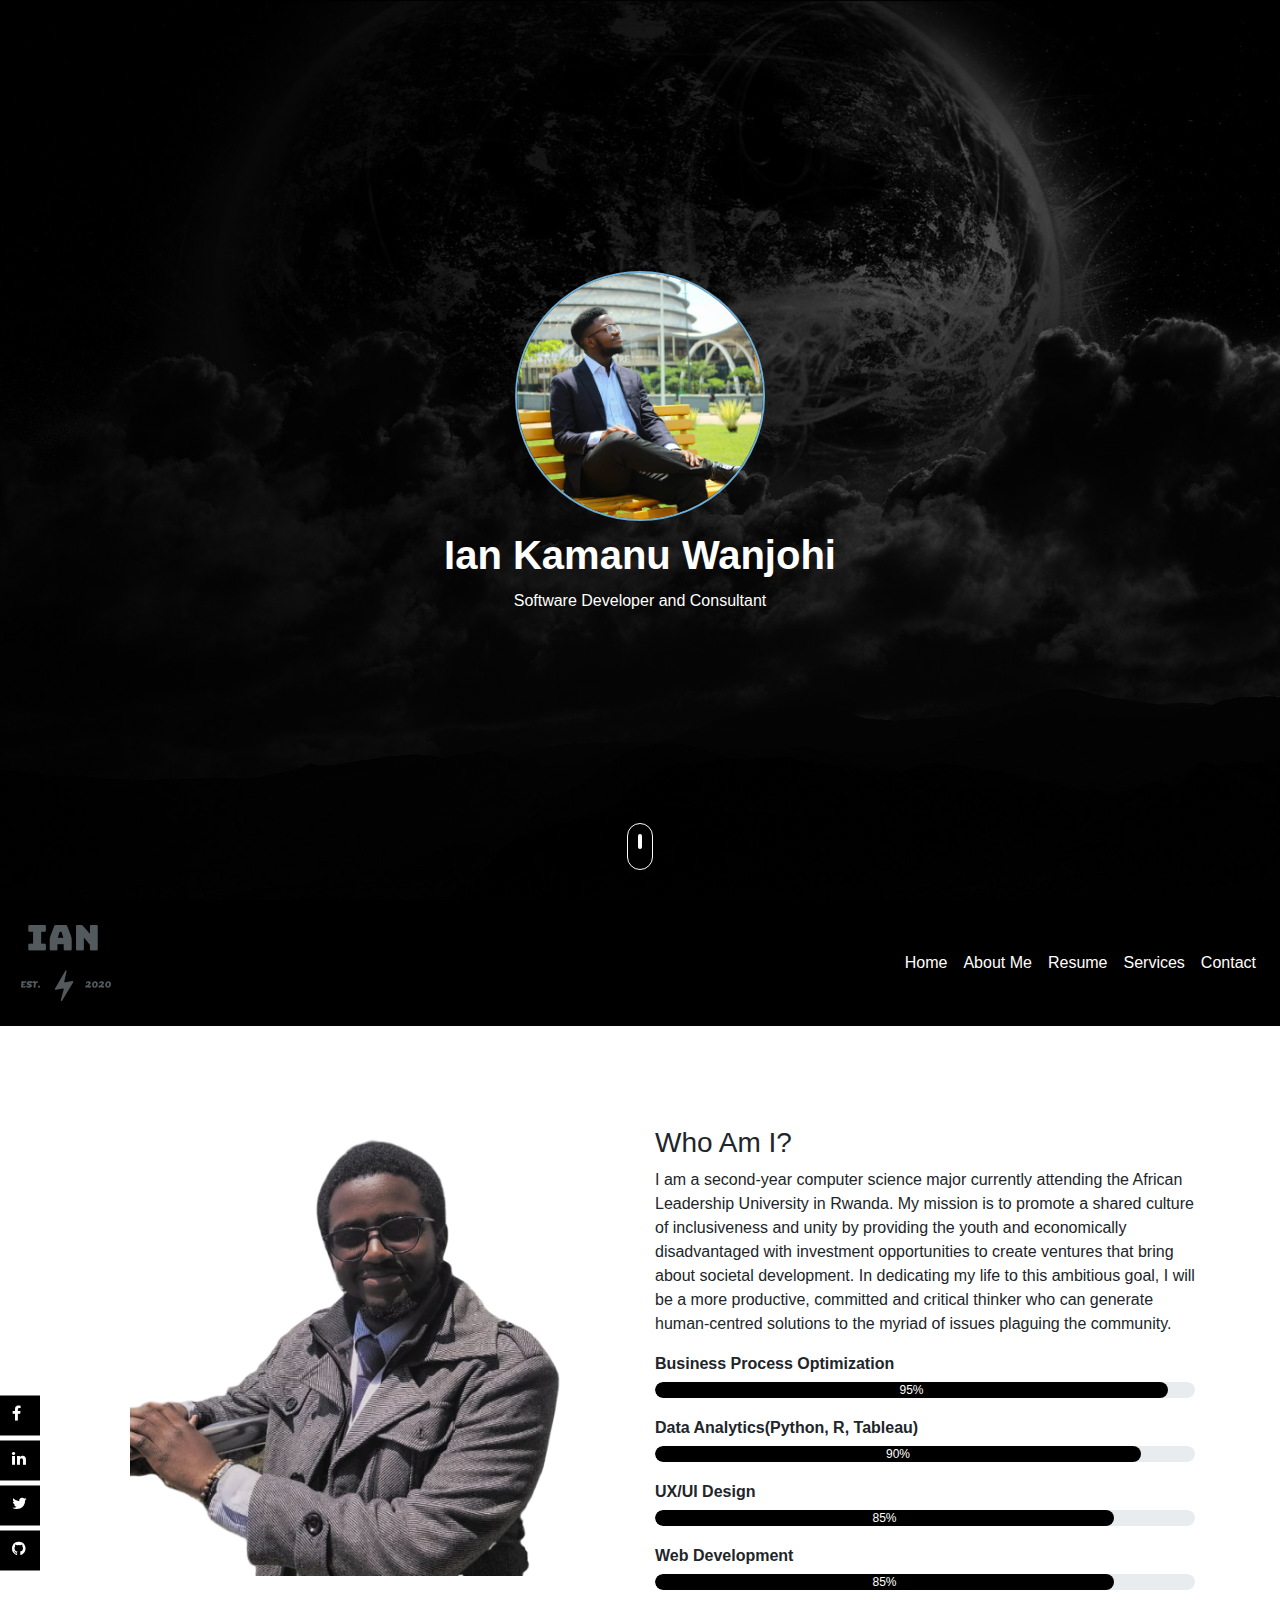
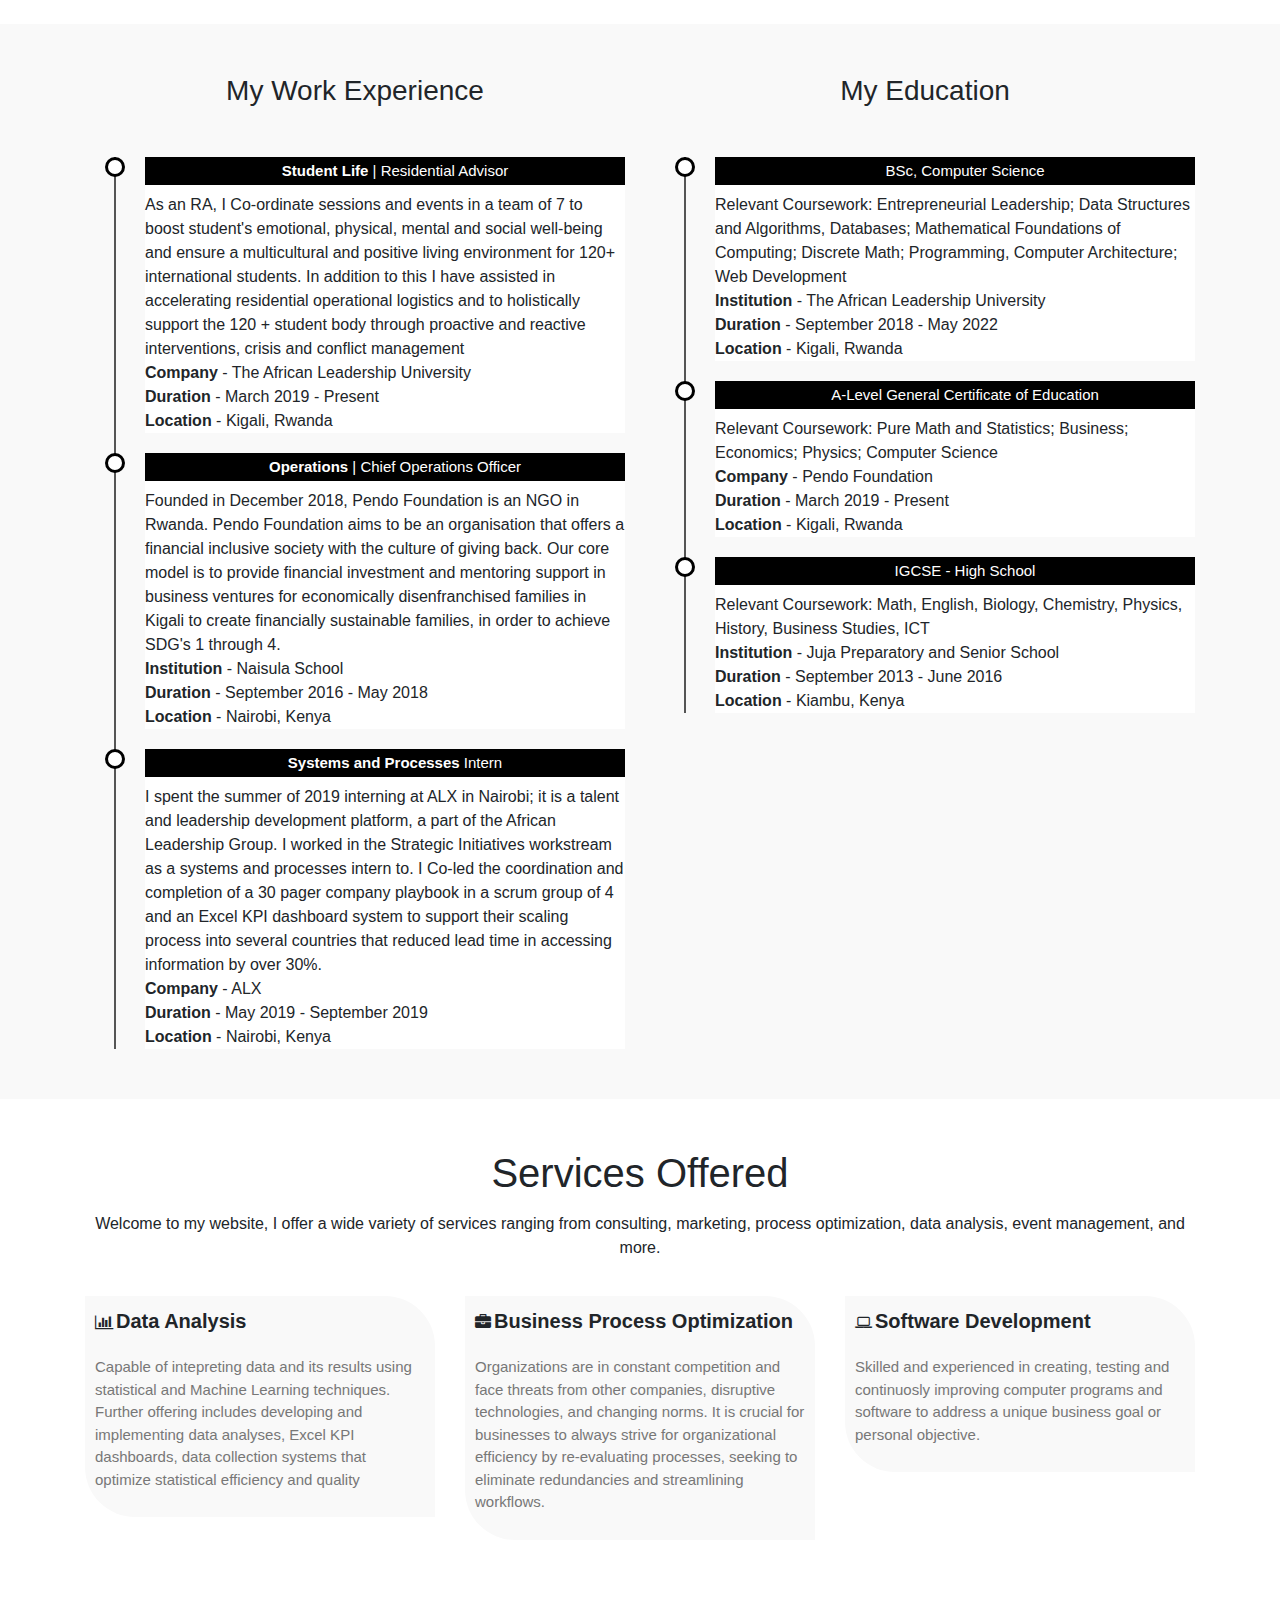
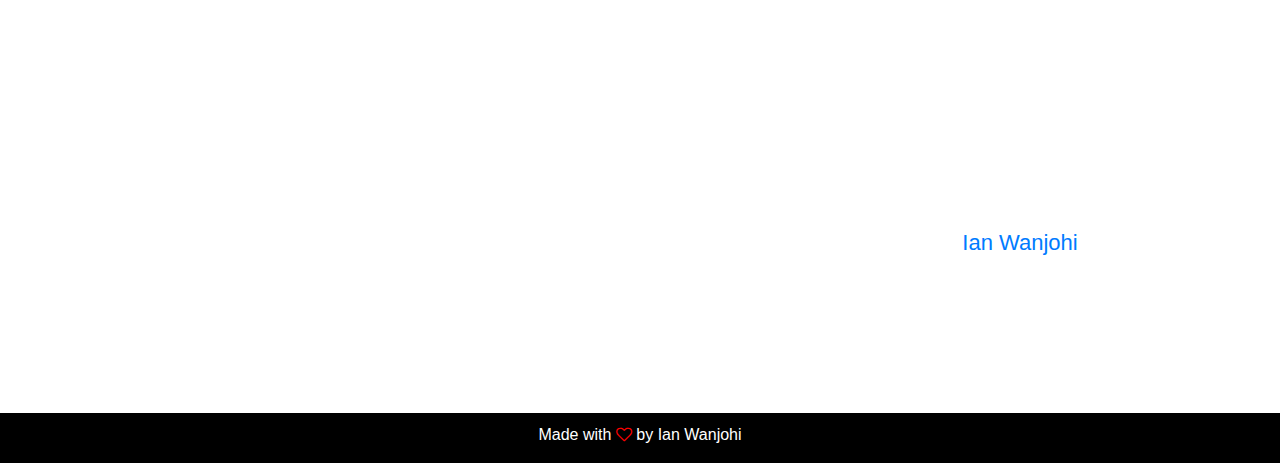
<file: Ian's BC Portfolio Website/index.html>
<html>
<head>
    
<title>Ian's Resume</title>
<link rel="stylesheet" href="style.css">
<!--Bootstrap-->
<link rel = "stylesheet" href ="https://stackpath.bootstrapcdn.com/bootstrap/4.4.1/css/bootstrap.min.css">
<link rel = "stylesheet" href = "https://stackpath.bootstrapcdn.com/font-awesome/4.7.0/css/font-awesome.min.css">

<!--JQuery-->
<script src="https://code.jquery.com/jquery-3.4.1.slim.min.js"> </script>
<script src="https://cdn.jsdelivr.net/npm/popper.js@1.16.0/dist/umd/popper.min.js"></script>
<script src="https://stackpath.bootstrapcdn.com/bootstrap/4.4.1/js/bootstrap.min.js"></script>   
    
    
<link rel = "stylesheet"
 href = "https://stackpath.bootstrapcdn.com/font-awesome/4.7.0/css/font-awesome.min.css">
      
    </head>
<body>
<!--Header Section-->
<section id = "header">
<div class="containter text-center">
<div class="user-box">
    
<img src = "img/b24.jpg" style="height: 250px"> 
<h1>Ian Kamanu Wanjohi</h1>
<p>Software Developer and Consultant</p>
    

</div>    
    

</div>    
    
 <div class = "scroll-btn">
    <div class = "scroll-bar"><a href = "#about"><span></span></a></div>
    
    
    </div>   
    
</section>    
    
<!--User Info Section  -->
<section id = "user-info">
<div class="nav-bar">    
<nav class="navbar navbar-expand-lg">
  <a class="navbar-brand" href="#"><img src = "img/ians-logo.png"></a>
  <button class="navbar-toggler" type="button" data-toggle="collapse" data-target="#navbarNav" aria-controls="navbarNav" aria-expanded="false" aria-label="Toggle navigation">
   <i class="fa fa-bars"></i> 
  </button>
  <div class="collapse navbar-collapse" id="navbarNav">
    <ul class="navbar-nav ml-auto">
      <li class="nav-item">
          <a class="nav-link" href="#top">Home</a>
      </li>
      <li class="nav-item">
        <a class="nav-link" href="#about">About Me</a>
      </li>
      <li class="nav-item">
        <a class="nav-link" href="#resume">Resume</a>
      </li>
      <li class="nav-item">
        <a class="nav-link" href="#services">Services</a>
      </li>
        <li class="nav-item">
        <a class="nav-link" href="#contact">Contact </a>
      </li>
    </ul>
  </div>
</nav>
    </div>
    
<!-- About-->
 <div class="about container" id = "about">
    <div class="row">
     <div class="col-md-6 text-center">
        <img src ="img/b23.png" style="height: 450px" class="profile-img">
        </div>
     <div class="col-md-6">
        <h3>Who Am I?</h3>
         <p>I am a second-year computer science major currently attending the African Leadership University in Rwanda. My mission is to promote a shared culture of inclusiveness and unity by providing the youth and economically disadvantaged with investment opportunities to create ventures that bring about societal development. In dedicating my life to this ambitious goal, I will be a more productive, committed and critical thinker who can generate human-centred solutions to the myriad of issues plaguing the community. 

</p>
 <div class="skills-bar">
         <p>Business Process Optimization</p>
     <div class="progress">
     <div class="progress-bar" style = "width: 95%;">95%</div> 
     
     
     </div>
     <p>Data Analytics(Python, R, Tableau)</p>
     <div class="progress">
     <div class="progress-bar" style = "width: 90%;">90%</div> 
     
     
     </div>    
     
     <p>UX/UI Design</p>
     <div class="progress">
     <div class="progress-bar" style = "width: 85%;">85%</div> 
     
     
     </div>
     
         <p>Web Development</p>
     <div class="progress">
     <div class="progress-bar" style = "width: 85%;">85%</div> 
    
     </div>
    
         </div>       
        
        </div>
     </div>
    
    </div>   
<!--Socials Icons    -->
<div class="social-icons">
    <ul>
    <a href = '#'><li><i class = "fa fa-facebook"></i></li></a>
        <a href = '#'><li><i class = "fa fa-linkedin"></i></li></a>
        <a href = '#'><li><i class = "fa fa-twitter"></i></li></a>
        <a href = '#'><li><i class = "fa fa-github"></i></li></a>
    
    
    
    
    </ul>
    
    
    </div>    
    
<!--  Resume   -->
    <div class="resume" id = "resume">
    <div class="container">
    <div class="row">
    <div class="col-md-6">
        <h3 class="text-center">My Work Experience</h3>
        <ul class="timeline">
        <li>
         <h4><span>Student Life</span> | Residential Advisor</h4>
            <p>As an RA, I Co-ordinate sessions and events in a team of 7 to boost student's emotional, physical, mental and social well-being and ensure a multicultural and positive living environment for 120+ international students. In addition to this I have assisted in accelerating residential operational logistics and to holistically support the 120 + student body through proactive and reactive interventions, crisis and conflict management <br>
                <b>Company</b> - The African Leadership University<br>
                <b>Duration</b> - March 2019 - Present<br>
                <b>Location</b> - Kigali, Rwanda<br>
            </p>
            </li>
            
            <li>
<h4><span>Operations</span> | Chief Operations Officer</h4>
<p>Founded in December 2018, Pendo Foundation is an NGO in Rwanda. Pendo Foundation aims to be an organisation that offers a financial inclusive society with the culture of giving back.
Our core model is to provide financial investment and mentoring support in business ventures for economically disenfranchised families in Kigali to create financially sustainable families, in order to achieve SDG's 1 through 4.<br>
<b>Institution</b> - Naisula School<br>
<b>Duration</b> - September 2016 - May 2018<br>
<b>Location</b> - Nairobi, Kenya<br>
</p>
</li>

            <li>
<h4><span>Systems and Processes</span> Intern</h4>
<p>I spent the summer of 2019 interning at ALX in Nairobi; it is a talent and leadership development platform, a part of the African Leadership Group. I worked in the Strategic Initiatives workstream as a systems and processes intern to. I Co-led the coordination and completion of a 30 pager company playbook in a scrum group of 4 and an Excel KPI dashboard system to support their scaling process into several countries that reduced lead time in accessing information by over 30%.
<br>
<b>Company</b> - ALX<br>
<b>Duration</b> - May 2019 - September 2019<br>
<b>Location</b> - Nairobi, Kenya<br>
</p>
</li>            

        </ul>
        

        </div>
            <div class="col-md-6">
        <h3 class="text-center">My Education</h3>
        <ul class="timeline">
        <li>
         <h4>BSc, Computer Science</h4>
<p>Relevant Coursework: Entrepreneurial Leadership; Data Structures and Algorithms, Databases; Mathematical Foundations of Computing; Discrete Math; Programming, Computer Architecture; Web Development
 <br>
<b>Institution</b> - The African Leadership University<br>
<b>Duration</b> - September 2018 - May 2022<br>
<b>Location</b> - Kigali, Rwanda<br>
</p>
</li>
            
<li>
<h4> A-Level General Certificate of Education</h4>
<p>Relevant Coursework: Pure Math and Statistics; Business; Economics; Physics; Computer Science<br>
<b>Company</b> - Pendo Foundation<br>
<b>Duration</b> - March 2019 - Present<br>
<b>Location</b> - Kigali, Rwanda<br>
</p>
</li>

            <li>
<h4>IGCSE - High School</h4>
<p>Relevant Coursework: Math, English, Biology, Chemistry, Physics, History, Business Studies, ICT
<br>
<b>Institution</b> - Juja Preparatory and Senior School<br>
<b>Duration</b> - September 2013 - June 2016<br>
<b>Location</b> - Kiambu, Kenya<br>
</p>
</li>            
</ul>
  
</div>
 
        </div>    

    </div>

    </div>
</section>    
<!--My Services Section    -->
<section id = "services">    
<div class="services" id = "services">
    <div class="container">
    <h1 class="text-center">Services Offered</h1>
        <p class="text-center">Welcome to my website, I offer a wide variety of services ranging from consulting, marketing, process optimization, data analysis, event management, and more.</p>
        
        <div class="row">
        <div class="col-md-4">
        <div class="services-box">
<i class="fa fa-bar-chart"></i><span>Data Analysis</span>
    
<p>Capable of intepreting data and its results using statistical and Machine Learning techniques. Further offering includes developing and implementing data analyses, Excel KPI dashboards, data collection systems that optimize statistical efficiency and quality  </p>           
            
            
            
</div>   
</div>

        <div class="col-md-4">
        <div class="services-box">
<i class="fa fa-briefcase"></i><span>Business Process Optimization</span>
    
<p>Organizations are in constant competition and face threats from other companies, disruptive technologies, and changing norms. It is crucial for businesses to always strive for organizational efficiency by re-evaluating processes, seeking to eliminate redundancies and streamlining workflows.    </p>           
            
            
            
</div>   
</div>
<div class="col-md-4">
<div class="services-box">
<i class="fa fa-laptop"></i><span>Software Development</span>
    
<p>Skilled and experienced in creating, testing and continuosly improving computer programs and software to address a unique business goal or personal objective.</p>           
            
            
            
</div>   
</div>
        
        
        </div>
    
    
    </div>
    
    
    
    
    </div>

    
    
<!--    Contact Us-->
<div class="contact" id ="contact">
    <div class="container text-center">
    <h1>Contact Details</h1>
    <p>Feel free to contact me through any of the mediums listed below.</p>
        
        <div class="row">
        <div class="col-md-4">
        <i class="fa fa-phone"></i>
            <p>+254798765024</p>
            </div>
            <div class="col-md-4">
        <i class="fa fa-envelope"></i>
            <p>i.wanjohi@alustudent.com</p>
            </div>
            <div class="col-md-4">
        <i class="fa fa-linkedin"></i>
                <p><a href="https://www.linkedin.com/in/ian-wanjohi-1a8657145/">Ian Wanjohi</a></p>
            
            </div>
            
        
        </div>
        <button type="button" class="btn btn-primary"><i class = "fa fa-download"></i>Resume</button>
        <button type="button" class="btn btn-primary"><i class = "fa fa-rocket"></i>Hire Me</button>
    
    
    </div>
    <div class="footer text-center">
    <p>Made with <i class = "fa fa-heart-o"> </i> by Ian Wanjohi</p>
    
    </div>
    
    
    </div>
 </section>   
    
<!-- Smooth Scroll   -->
<script src="smooth-scroll.js"></script>
<script>
	var scroll = new SmoothScroll('a[href*="#"]');
</script>
    
    
    
    </body>

</html>
</file>
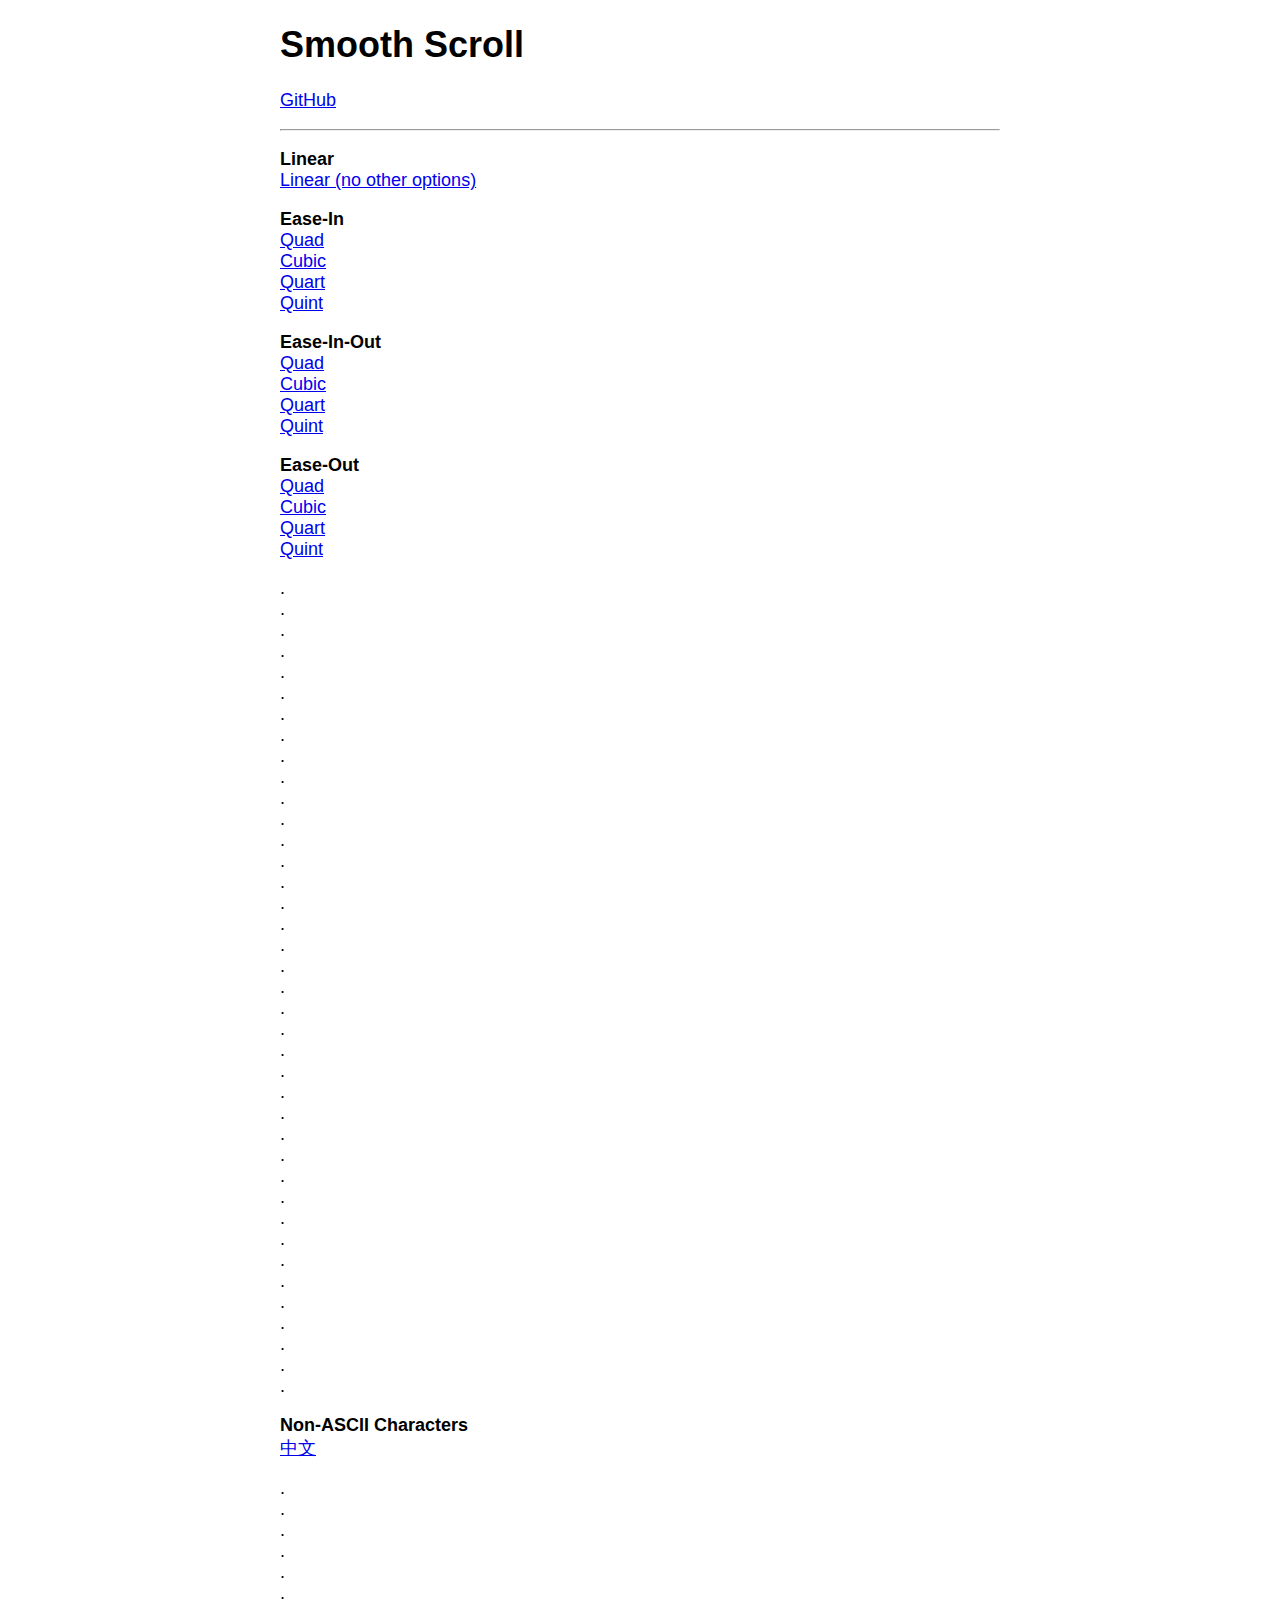
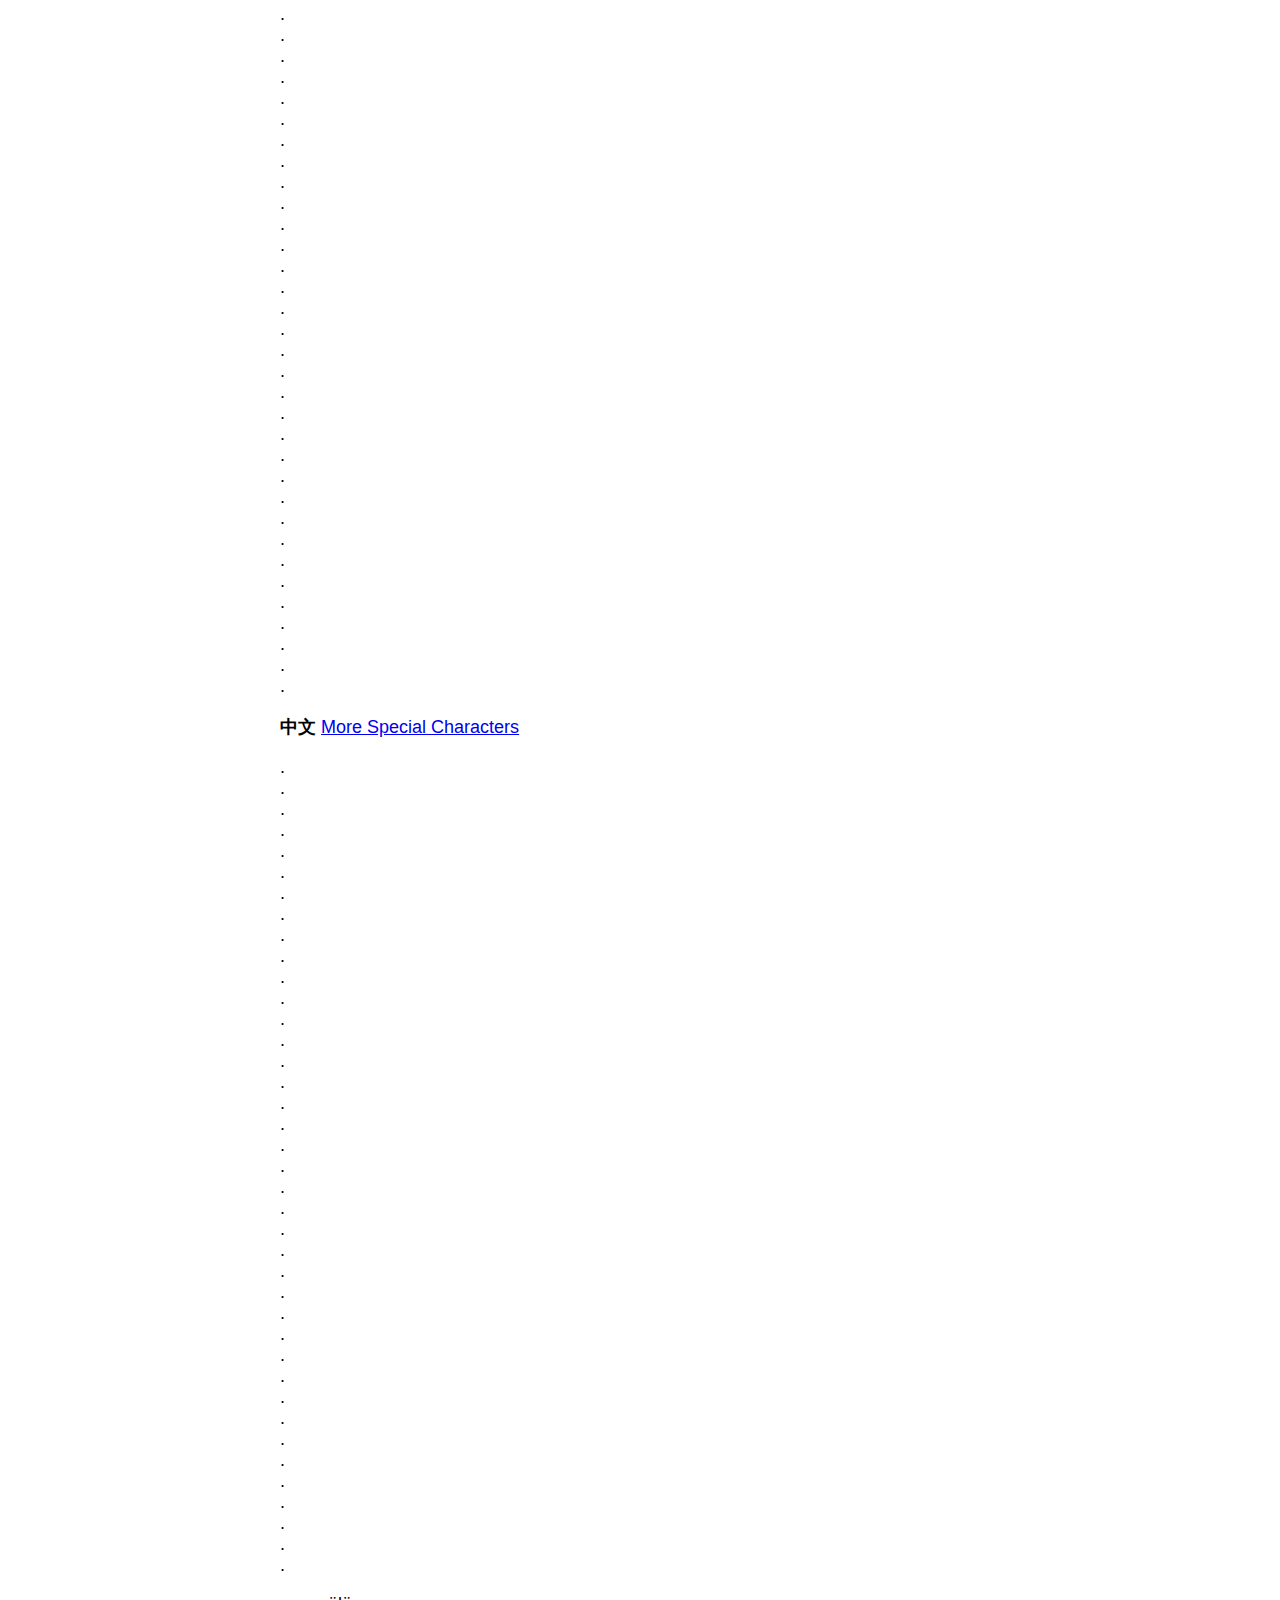
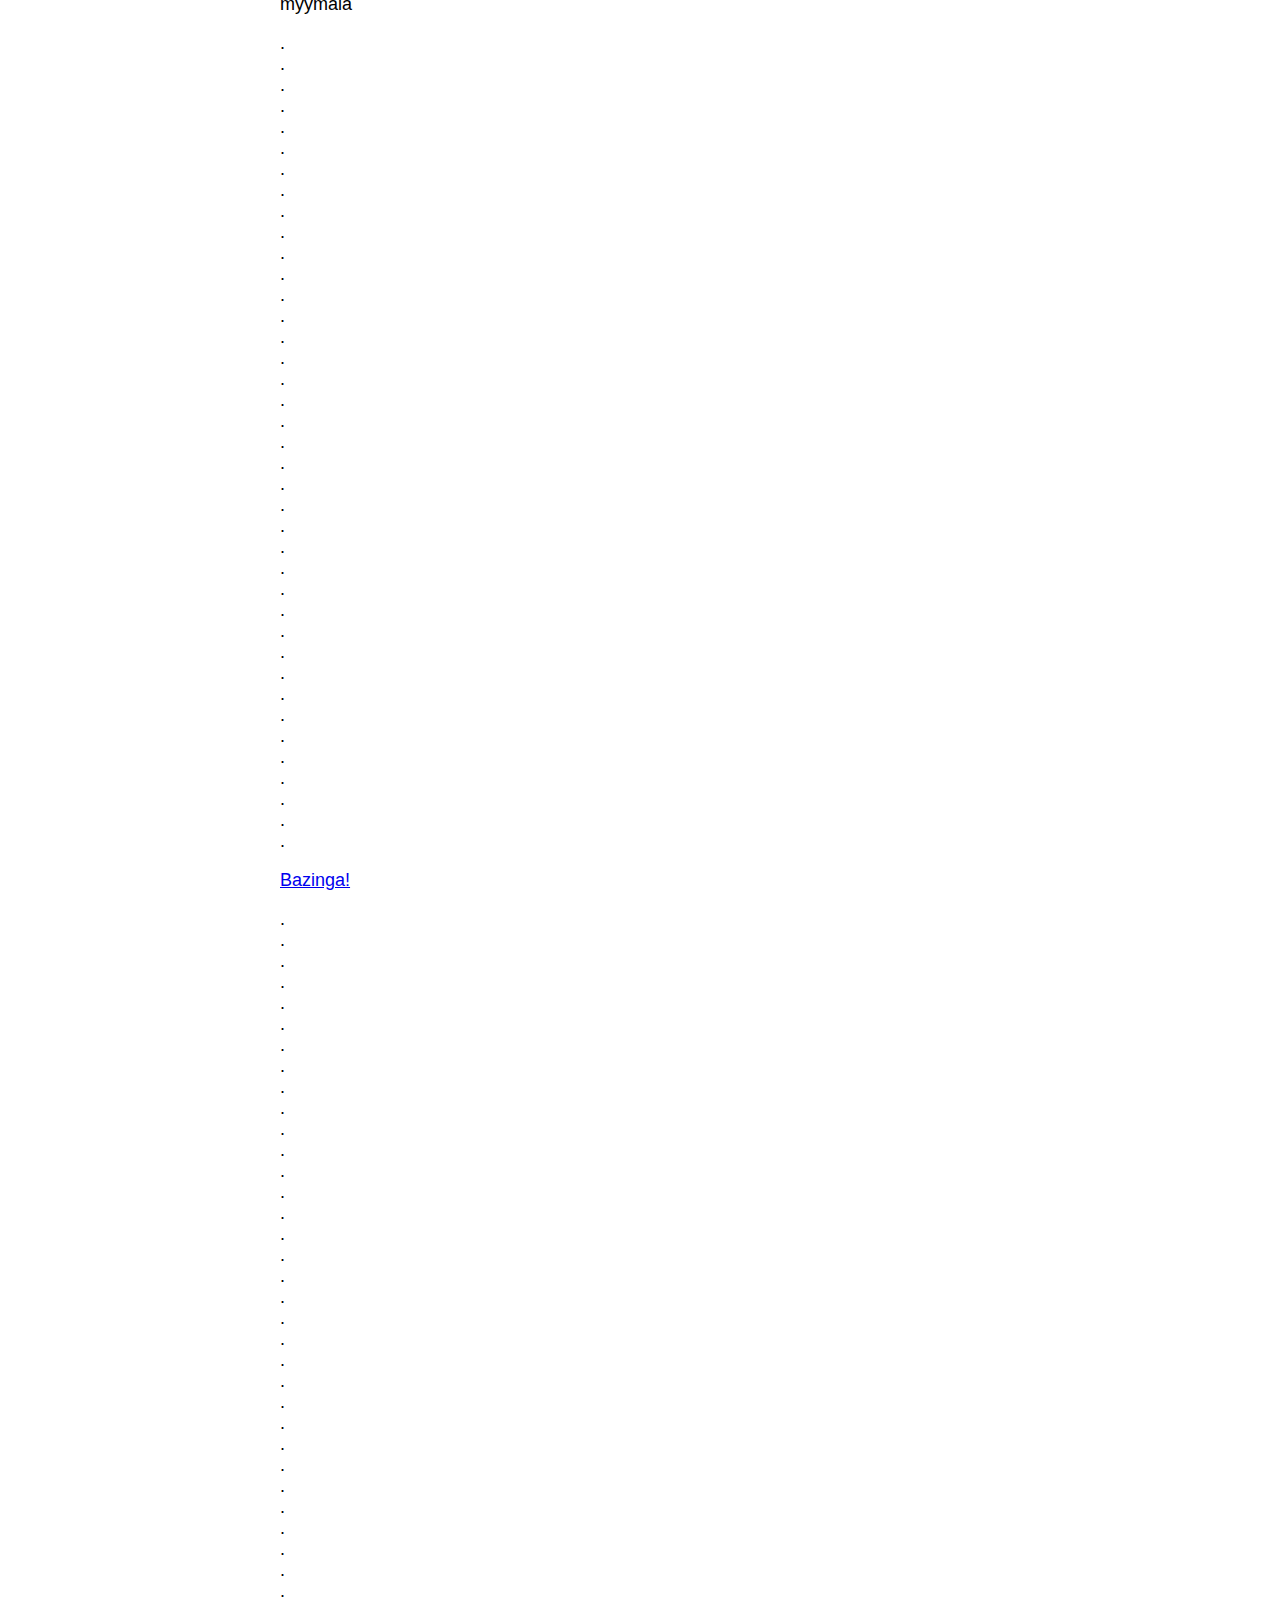
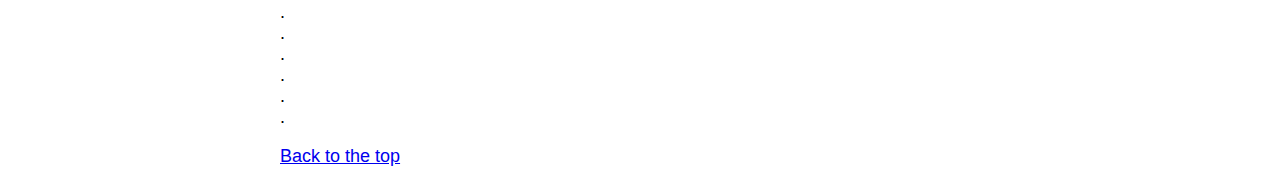
<file: Ian's BC Portfolio Website/smooth-scroll-master/smooth-scroll-master/index.html>
<!DOCTYPE html>
<html lang="en">

	<head>
		<meta charset="utf-8">
		<title>Smooth Scroll</title>
		<meta name="viewport" content="width=device-width, initial-scale=1.0">

		<!-- stylesheets -->
		<style type="text/css">
			body {
				font-family: -apple-system, BlinkMacSystemFont, "Segoe UI", "Roboto", "Oxygen", "Ubuntu", "Cantarell", "Fira Sans", "Droid Sans", "Helvetica Neue", sans-serif;
				font-size: 112.5%;
				margin-left: auto;
				margin-right: auto;
				max-width: 40em;
				width: 88%;
			}
		</style>
	</head>

	<body>

		<main id="top">

			<nav>
				<h1>Smooth Scroll</h1>
				<p><a href="https://github.com/cferdinandi/smooth-scroll">GitHub</a></p>
				<hr>
			</nav>

			<section>
				<p>
				    <strong>Linear</strong><br>
				    <a data-easing="linear" href="#bazinga">Linear (no other options)</a><br>
				</p>

				<p>
				    <strong>Ease-In</strong><br>
				    <a data-easing="easeInQuad" href="#bazinga">Quad</a><br>
				    <a data-easing="easeInCubic" href="#bazinga">Cubic</a><br>
				    <a data-easing="easeInQuart" href="#bazinga">Quart</a><br>
				    <a data-easing="easeInQuint" href="#bazinga">Quint</a>
				</p>

				<p>
				    <strong>Ease-In-Out</strong><br>
				    <a data-easing="easeInOutQuad" href="#bazinga">Quad</a><br>
				    <a data-easing="easeInOutCubic" href="#bazinga">Cubic</a><br>
				    <a data-easing="easeInOutQuart" href="#bazinga">Quart</a><br>
				    <a data-easing="easeInOutQuint" href="#bazinga">Quint</a>
				</p>

				<p>
				    <strong>Ease-Out</strong><br>
				    <a data-easing="easeOutQuad" href="#bazinga">Quad</a><br>
				    <a data-easing="easeOutCubic" href="#bazinga">Cubic</a><br>
				    <a data-easing="easeOutQuart" href="#bazinga">Quart</a><br>
				    <a data-easing="easeOutQuint" href="#bazinga">Quint</a>
				</p>

				<p>
				    .<br>.<br>.<br>.<br>.<br>.<br>.<br>.<br>.<br>.<br>.<br>.<br>.<br>
				    .<br>.<br>.<br>.<br>.<br>.<br>.<br>.<br>.<br>.<br>.<br>.<br>.<br>
				    .<br>.<br>.<br>.<br>.<br>.<br>.<br>.<br>.<br>.<br>.<br>.<br>.
				</p>

				<p>
				    <strong>Non-ASCII Characters</strong><br>
				    <a href="#中文">中文</a>
				</p>

				<p>
				    .<br>.<br>.<br>.<br>.<br>.<br>.<br>.<br>.<br>.<br>.<br>.<br>.<br>
				    .<br>.<br>.<br>.<br>.<br>.<br>.<br>.<br>.<br>.<br>.<br>.<br>.<br>
				    .<br>.<br>.<br>.<br>.<br>.<br>.<br>.<br>.<br>.<br>.<br>.<br>.
				</p>

				<p id="中文">
					<strong>中文</strong>
					<a href="#myymälä">More Special Characters</a>
				</p>

				<p>
				    .<br>.<br>.<br>.<br>.<br>.<br>.<br>.<br>.<br>.<br>.<br>.<br>.<br>
				    .<br>.<br>.<br>.<br>.<br>.<br>.<br>.<br>.<br>.<br>.<br>.<br>.<br>
				    .<br>.<br>.<br>.<br>.<br>.<br>.<br>.<br>.<br>.<br>.<br>.<br>.
				</p>

				<p id="myymälä">myymälä</p>

				<p>
				    .<br>.<br>.<br>.<br>.<br>.<br>.<br>.<br>.<br>.<br>.<br>.<br>.<br>
				    .<br>.<br>.<br>.<br>.<br>.<br>.<br>.<br>.<br>.<br>.<br>.<br>.<br>
				    .<br>.<br>.<br>.<br>.<br>.<br>.<br>.<br>.<br>.<br>.<br>.<br>.
				</p>

				<p id="bazinga"><a href="#1@#%^-bottom">Bazinga!</a></p>

				<p>
				    .<br>.<br>.<br>.<br>.<br>.<br>.<br>.<br>.<br>.<br>.<br>.<br>.<br>
				    .<br>.<br>.<br>.<br>.<br>.<br>.<br>.<br>.<br>.<br>.<br>.<br>.<br>
				    .<br>.<br>.<br>.<br>.<br>.<br>.<br>.<br>.<br>.<br>.<br>.<br>.
				</p>

				<p id="1@#%^-bottom"><a href="#top">Back to the top</a></p>
			</section>
		</main>

		<!-- Javascript -->
		<script src="dist/smooth-scroll.polyfills.js"></script>
		<script>

			// Instantiate Scrolls
			var scroll = new SmoothScroll('a[href*="#"]:not([data-easing])');

			if (document.querySelector('[data-easing]')) {
				var linear = new SmoothScroll('[data-easing="linear"]', {easing: 'linear'});

				var easeInQuad = new SmoothScroll('[data-easing="easeInQuad"]', {easing: 'easeInQuad'});
				var easeInCubic = new SmoothScroll('[data-easing="easeInCubic"]', {easing: 'easeInCubic'});
				var easeInQuart = new SmoothScroll('[data-easing="easeInQuart"]', {easing: 'easeInQuart'});
				var easeInQuint = new SmoothScroll('[data-easing="easeInQuint"]', {easing: 'easeInQuint'});

				var easeInOutQuad = new SmoothScroll('[data-easing="easeInOutQuad"]', {easing: 'easeInOutQuad'});
				var easeInOutCubic = new SmoothScroll('[data-easing="easeInOutCubic"]', {easing: 'easeInOutCubic'});
				var easeInOutQuart = new SmoothScroll('[data-easing="easeInOutQuart"]', {easing: 'easeInOutQuart'});
				var easeInOutQuint = new SmoothScroll('[data-easing="easeInOutQuint"]', {easing: 'easeInOutQuint'});

				var easeOutQuad = new SmoothScroll('[data-easing="easeOutQuad"]', {easing: 'easeOutQuad'});
				var easeOutCubic = new SmoothScroll('[data-easing="easeOutCubic"]', {easing: 'easeOutCubic'});
				var easeOutQuart = new SmoothScroll('[data-easing="easeOutQuart"]', {easing: 'easeOutQuart'});
				var easeOutQuint = new SmoothScroll('[data-easing="easeOutQuint"]', {easing: 'easeOutQuint'});
			}

			// // Log scroll events
			// var logScrollEvent = function (event) {
			// 	console.log('type:', event.type);
			// 	console.log('anchor:', event.detail.anchor);
			// 	console.log('toggle:', event.detail.toggle);
			// };
			// document.addEventListener('scrollStart', logScrollEvent, false);
			// document.addEventListener('scrollStop', logScrollEvent, false);
			// document.addEventListener('scrollCancel', logScrollEvent, false);
		</script>


	</body>
</html>
</file>
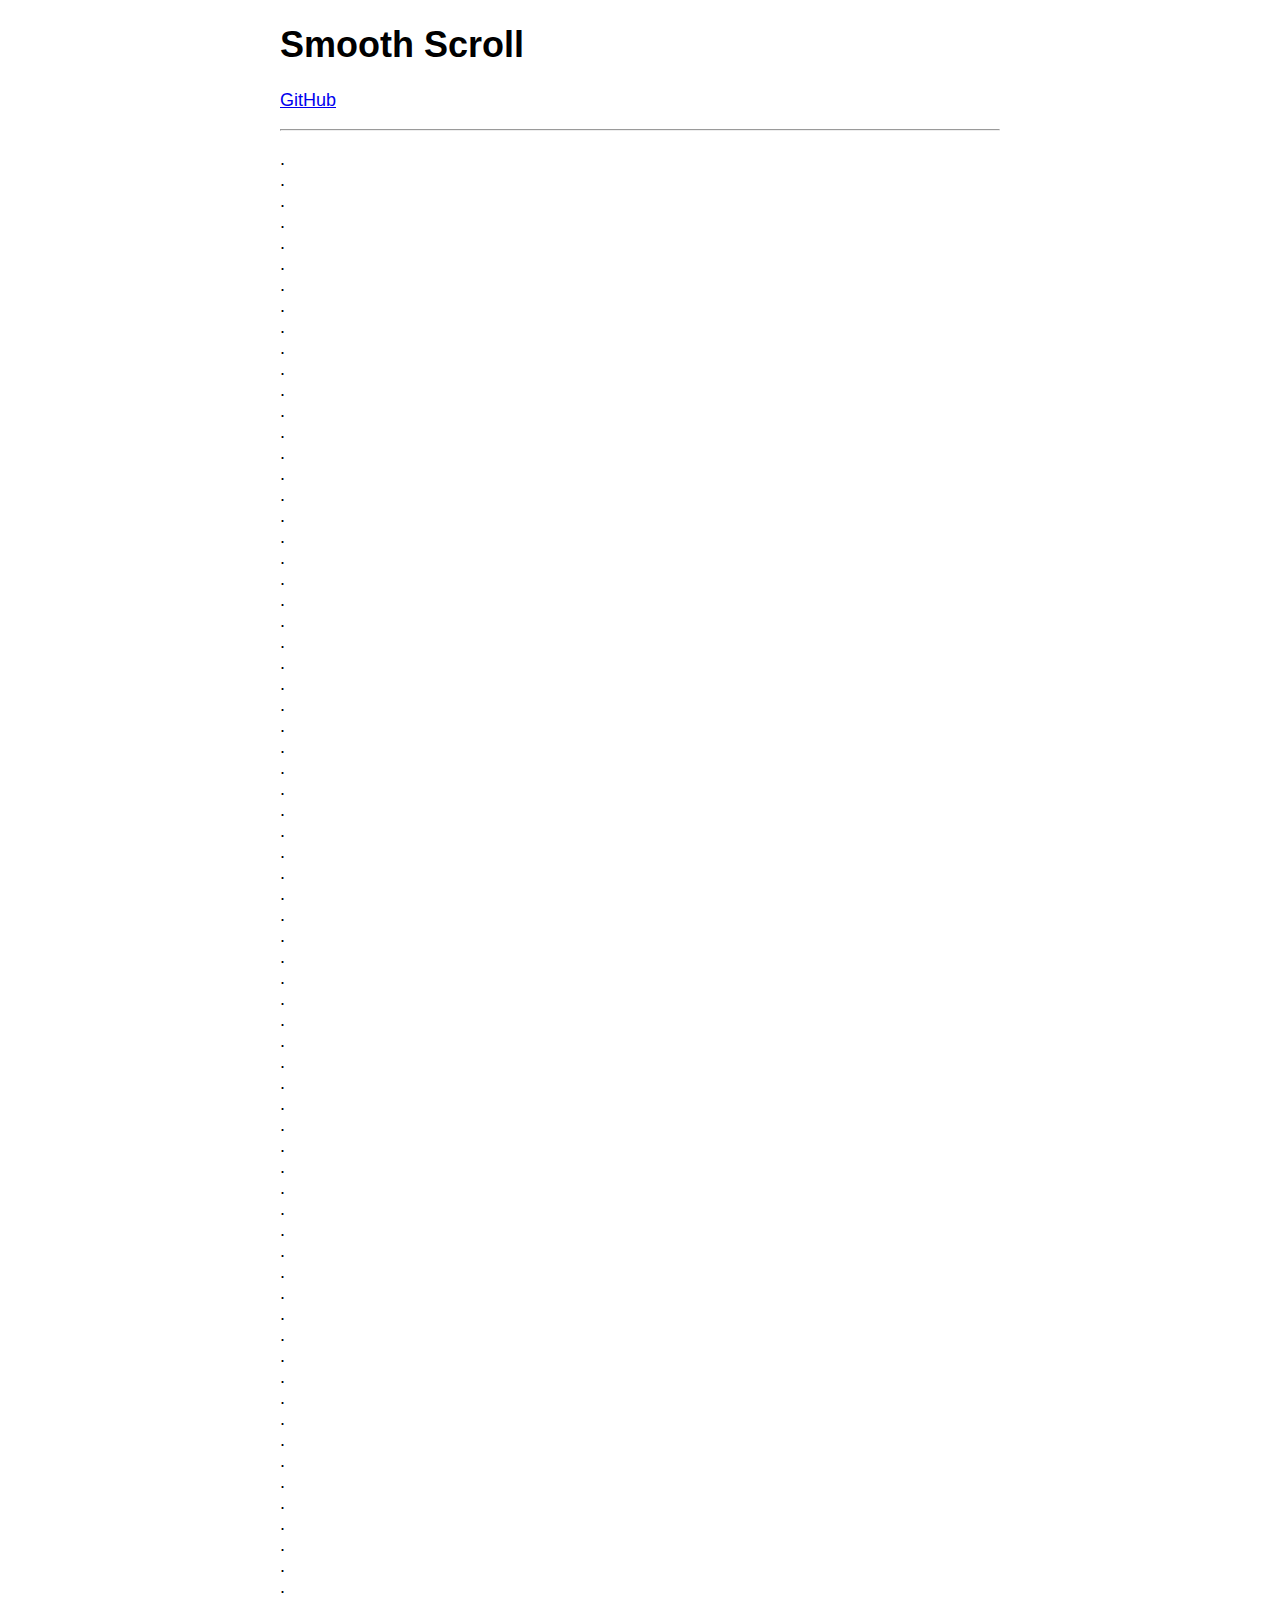
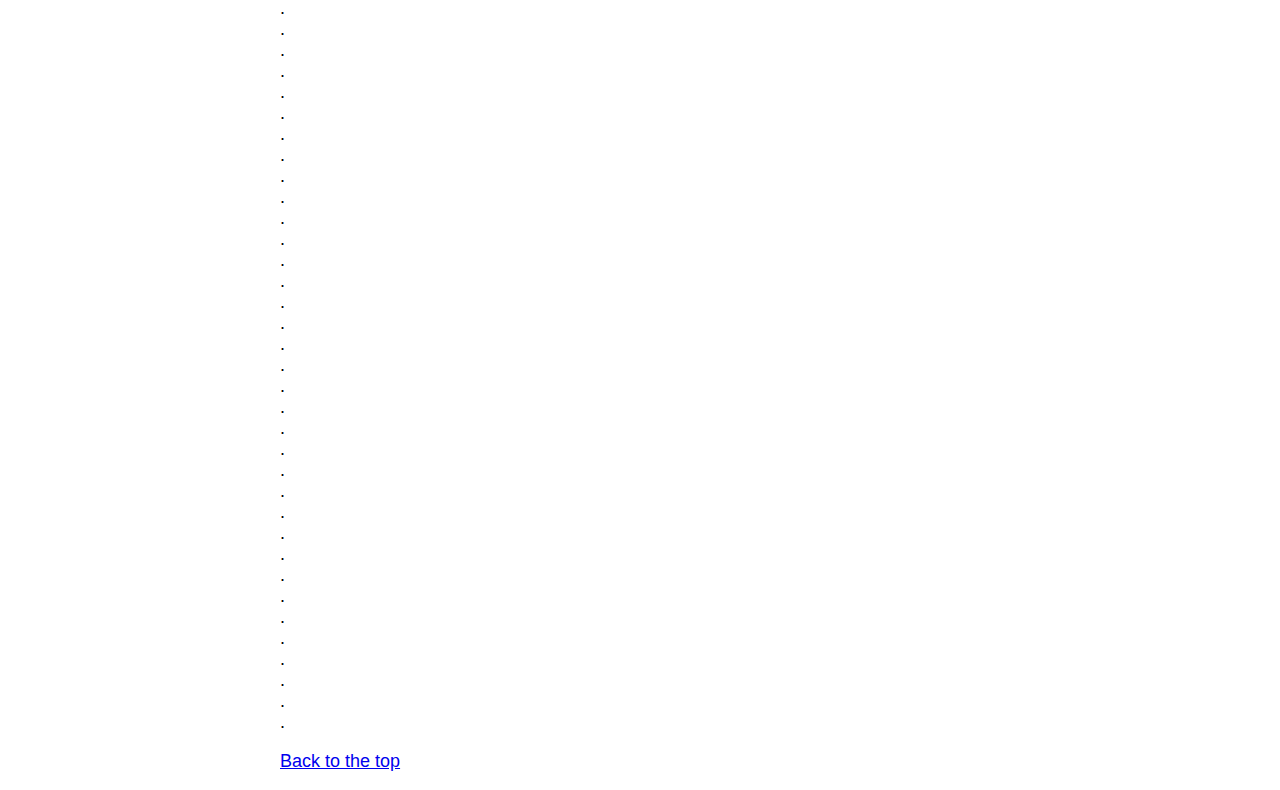
<file: Ian's BC Portfolio Website/smooth-scroll-master/smooth-scroll-master/jump-to-top.html>
<!DOCTYPE html>
<html lang="en">

	<head>
		<meta charset="utf-8">
		<title>Smooth Scroll</title>
		<meta name="viewport" content="width=device-width, initial-scale=1.0">

		<!-- stylesheets -->
		<style type="text/css">
			body {
				font-family: -apple-system, BlinkMacSystemFont, "Segoe UI", "Roboto", "Oxygen", "Ubuntu", "Cantarell", "Fira Sans", "Droid Sans", "Helvetica Neue", sans-serif;
				font-size: 112.5%;
				margin-left: auto;
				margin-right: auto;
				max-width: 40em;
				width: 88%;
			}
		</style>
	</head>

	<body>

		<main id="top">

			<nav>
				<h1>Smooth Scroll</h1>
				<p><a href="https://github.com/cferdinandi/smooth-scroll">GitHub</a></p>
				<hr>
			</nav>

			<section>

				<p>
				    .<br>.<br>.<br>.<br>.<br>.<br>.<br>.<br>.<br>.<br>.<br>.<br>.<br>
				    .<br>.<br>.<br>.<br>.<br>.<br>.<br>.<br>.<br>.<br>.<br>.<br>.<br>
				    .<br>.<br>.<br>.<br>.<br>.<br>.<br>.<br>.<br>.<br>.<br>.<br>.<br>
				    .<br>.<br>.<br>.<br>.<br>.<br>.<br>.<br>.<br>.<br>.<br>.<br>.<br>
				    .<br>.<br>.<br>.<br>.<br>.<br>.<br>.<br>.<br>.<br>.<br>.<br>.<br>
				    .<br>.<br>.<br>.<br>.<br>.<br>.<br>.<br>.<br>.<br>.<br>.<br>.<br>
				    .<br>.<br>.<br>.<br>.<br>.<br>.<br>.<br>.<br>.<br>.<br>.<br>.<br>
				    .<br>.<br>.<br>.<br>.<br>.<br>.<br>.<br>.<br>.<br>.<br>.<br>.
				</p>

				<p><a href="#">Back to the top</a></p>
			</section>
		</main>

		<!-- Javascript -->
		<script src="dist/smooth-scroll.polyfills.js"></script>
		<script>
			// Instantiate Scrolls
			var scroll = new SmoothScroll('a[href*="#"]', {
				topOnEmptyHash: false
			});
		</script>


	</body>
</html>
</file>
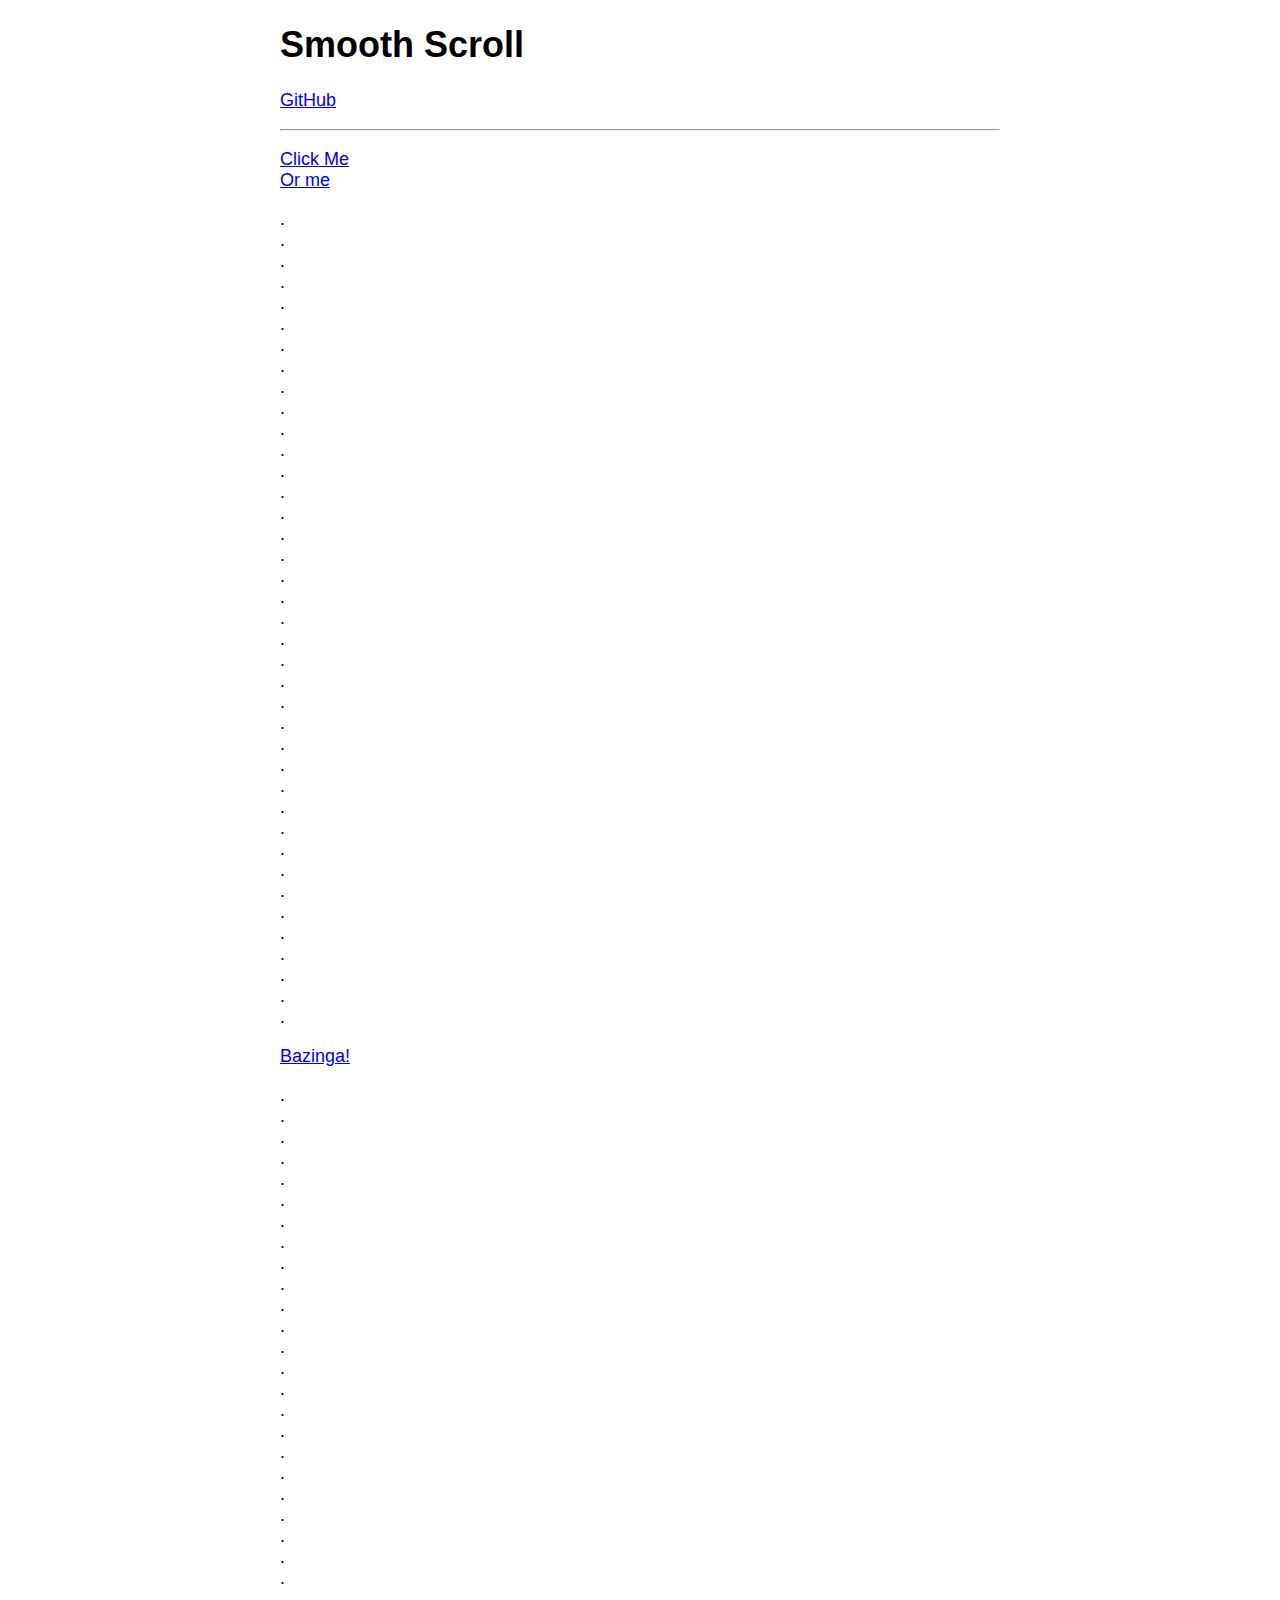
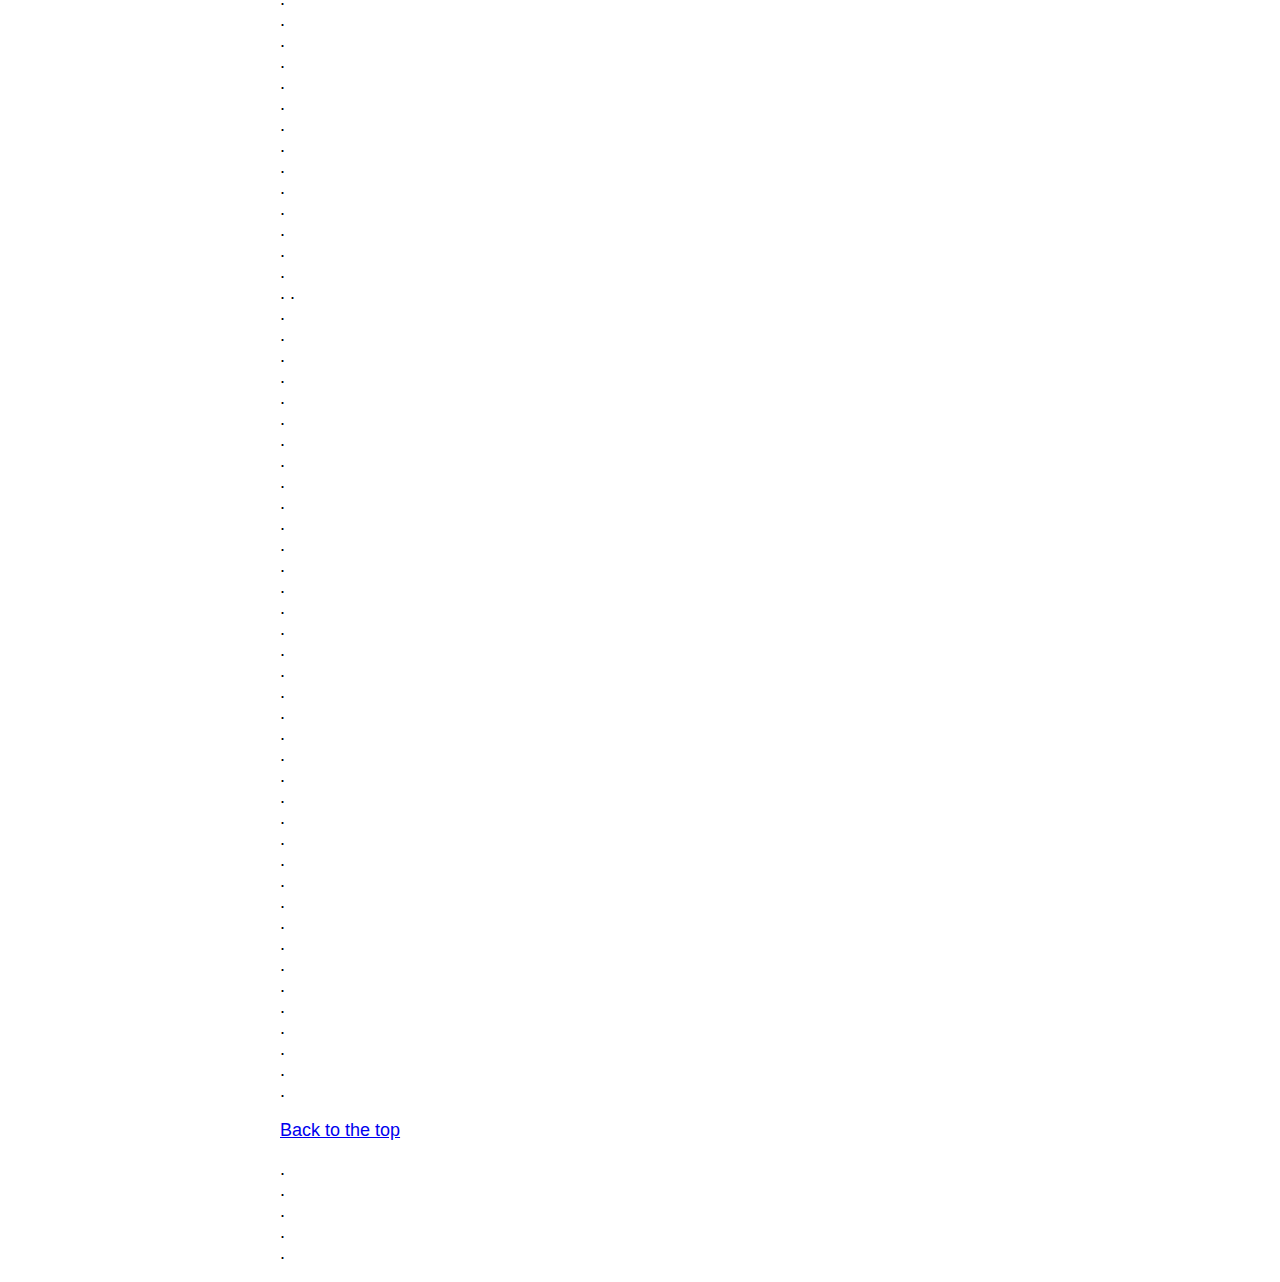
<file: Ian's BC Portfolio Website/smooth-scroll-master/smooth-scroll-master/speed.html>
<!DOCTYPE html>
<html lang="en">

	<head>
		<meta charset="utf-8">
		<title>Smooth Scroll</title>
		<meta name="viewport" content="width=device-width, initial-scale=1.0">

		<!-- stylesheets -->
		<style type="text/css">
			body {
				font-family: -apple-system, BlinkMacSystemFont, "Segoe UI", "Roboto", "Oxygen", "Ubuntu", "Cantarell", "Fira Sans", "Droid Sans", "Helvetica Neue", sans-serif;
				font-size: 112.5%;
				margin-left: auto;
				margin-right: auto;
				max-width: 40em;
				width: 88%;
			}
		</style>
	</head>

	<body>

		<main id="top">

			<nav>
				<h1>Smooth Scroll</h1>
				<p><a href="https://github.com/cferdinandi/smooth-scroll">GitHub</a></p>
				<hr>
			</nav>

			<section>
				<p>
				    <a href="#bazinga">Click Me</a><br>
				    <a href="#1@#%^-bottom">Or me</a>
				</p>

				<p>
				    .<br>.<br>.<br>.<br>.<br>.<br>.<br>.<br>.<br>.<br>.<br>.<br>.<br>
				    .<br>.<br>.<br>.<br>.<br>.<br>.<br>.<br>.<br>.<br>.<br>.<br>.<br>
				    .<br>.<br>.<br>.<br>.<br>.<br>.<br>.<br>.<br>.<br>.<br>.<br>.
				</p>

				<p id="bazinga"><a href="#1@#%^-bottom">Bazinga!</a></p>

				<p>
				    .<br>.<br>.<br>.<br>.<br>.<br>.<br>.<br>.<br>.<br>.<br>.<br>.<br>
				    .<br>.<br>.<br>.<br>.<br>.<br>.<br>.<br>.<br>.<br>.<br>.<br>.<br>
				    .<br>.<br>.<br>.<br>.<br>.<br>.<br>.<br>.<br>.<br>.<br>.<br>.
				    .<br>.<br>.<br>.<br>.<br>.<br>.<br>.<br>.<br>.<br>.<br>.<br>.<br>
				    .<br>.<br>.<br>.<br>.<br>.<br>.<br>.<br>.<br>.<br>.<br>.<br>.<br>
				    .<br>.<br>.<br>.<br>.<br>.<br>.<br>.<br>.<br>.<br>.<br>.<br>.
				</p>

				<p id="1@#%^-bottom"><a href="#top">Back to the top</a></p>

				<p>.<br>.<br>.<br>.<br>.</p>
			</section>
		</main>

		<!-- Javascript -->
		<script src="dist/smooth-scroll.polyfills.js"></script>
		<script>
			var scroll = new SmoothScroll('a[href*="#"]');
		</script>


	</body>
</html>
</file>
<file: Ian's BC Portfolio Website/style.css>
body
{
    margin: 0;
    padding: 0;
    font-family: sans-serif;
}

/*Header CSS*/

#header
{
    height: 100vh;
    background: linear-gradient(rgba(0, 0, 0, 0.6), rgba(0, 0, 0, 0.6)), url(img/dark-image1.jpg);
    background-position: center;
    background-size: cover;
    background-attachment: fixed;
}
.user-box
{
    top: 50%;
    left: 50%;
    transform: translate(-50%, -50%);
    position: absolute;
}
.user-box img
{
    border-radius: 50%;
    width: 250px;
    border: 2px solid #6caed5;
}
.user-box h1{
    color: #fff;
    font-weight: bold;
    margin: 10px;
}
.user-box p
{
    color: #fff;
}
.scroll-btn
{
    bottom: 30px;
    position: absolute;
    left: 50%;
    transform: translateX(-50%);
    border: 1px solid #fff;
    padding: 10px 10px 20px;
    border-radius: 30px;
}
.scroll-bar span
{
    border: 2px solid #fff;
    font-size: 10px;
    border-radius: 30px;
    
}
.scroll-bar
{
    animation: mover 1s infinite alternate;
}
@keyframes mover
{
    0%{transform: translateY(0);}
    100%{transform: translateY(10px);}
}

/*About*/
.about
{
    padding-top: 100px;
    margin-bottom: -130px;
}
.profile-img{
    height: 400px;
}
.nav-bar{
    top: 0;
    position: sticky;
    z-index:2;
}
.navbar
{
    background-color: #000;
}
.navbar-brand img
{
    height: 100px;
}
.nav-bar .fa-bars
{
    font-size: 35px;
    color: #fff;
}
.navbar-toggler
{
    outline: none !important;
}
.navbar nav
{
    float:right;
    text-align: right;
}
.nav-link
{
    color: #fff !important;
}
.skills-bar p
{
    margin-bottom: 6px;
    font-weight: 600;
}
.progress
{
    border-radius: 16px !important;
    margin-bottom: 18px;
}

.progress-bar
{
    border-radius: 16px;
    background: #000 !important;
}

/*resume section*/
.resume{
    margin-top: -50px;
    padding-top: 50px;
    padding-bottom: 30px;
    background-color: #f9f9f9;
}

.resume h3
{
 margin-bottom: 50px;   
}

.timeline
{
    list-style-type: none;
    position: relative;
}
.timeline:before
{
    content:'';
    background: #555;
    display: inline-block;
    position: absolute;
    left: 29px;
    width: 2px;
    height: 100%;
    z-index: 1;
}
.timeline li
{
    margin-top: 20px;
    margin-bottom: 20px;
    margin-left: 20px;
    background: #fff;
}

.timeline li h4
{
    background: #000;
    padding: 5px 0 5px 20px;
    color: white;
    font-size: 15px;
    text-align: center;
}
.timeline li h4 span{
    font-weight: bold;
    color: #fff;
    
}

.timeline li:before
{
    content: '';
    background: #fff;
    display: inline-block;
    position: absolute;
    border-radius: 50%;
    border: 3px solid #000;
    left: 20px;
    width: 20px;
    height: 20px;
    z-index: 1;
}

/*my services*/
.services{
    padding-top: 50px;
    padding-bottom: 50px;
}
.services h1{
    margin-bottom: 15px;
}

.services-box{
    background: #f9f9f9;
    padding: 10px;
    margin-top: 20px;
    border-top-right-radius: 50px;
    border-bottom-left-radius: 50px;
}

.services-box fa{
    margin: 0 10px;
    font-size: 20px;
}

.services-box span{
    margin: 3px;
    font-size: 20px;
    font-weight: bold;
}

.services-box p
{
    font-size: 15px;
    margin-top: 20px;
    color:#777;
}
.services-box:hover{
    background: #000;
    color:#fff;
    border-top-right-radius: 0;
    border-bottom-left-radius: 0;
    border-top-left-radius: 50px;
    border-bottom-right-radius: 50px;
    transition: 0.9s;
}
.services-box:hover p{
    color:#fff
}

/*Contact*/
.contact{
    padding-top: 50px; 
    background: linear-gradient(rgba(0, 0, 0, 0.8), rgba(0, 0, 0, 0.6)), url(img/business2.jpg);
    background-position: center;
    background-size: cover;
    background-attachment: fixed;
    color: white;
}
.contact .row{
    padding: 30px 0;
    font-size: 22px;
}
.contact .col-md-4 .fa{
    padding: 10px;
    font-size: 40px;
}

.contact .btn
{
    padding: 10px 25px 10px 25px;
    margin: 5px;
    border-radius: 30px;
    border: 2px solid #fff;
    background: transparent;
    
}
.contact .btn:focus {
    box-shadow: none !important;
    
}
.contact .btn: hover{
    border: 2px solid #000 !important;
    background: #000 !important;
    transition: 0.6s;
}
.contact .btn .fa{
    margin-right: 10px;
    
}
.footer
{
    background: #000;
    height: 50px;
    margin-top: 50px;
    color: white;
    padding-top: 10px;
}
.fa-heart-o
{
    color: red;
}
/*Sociaal Icons*/
.social-icons
{
    top: 50%;
    transform: translateY(-50%);
    position: sticky;
    z-index: 1;
    width: 80px;
}
.social-icons ul
{
    padding: initial;
}
.social-icons ul li
{
    height: 40px;
    width: 40px;
    list-style-type: none;
    padding-left: 12px;
    padding-top: 6px;
    margin-top: 5px;
    color: #fff;
    background: #000;
    
}
.social-icons ul li:hover{
    padding-left: 30px;
    width: 80px;
    transition: 1s;
}
</file>
